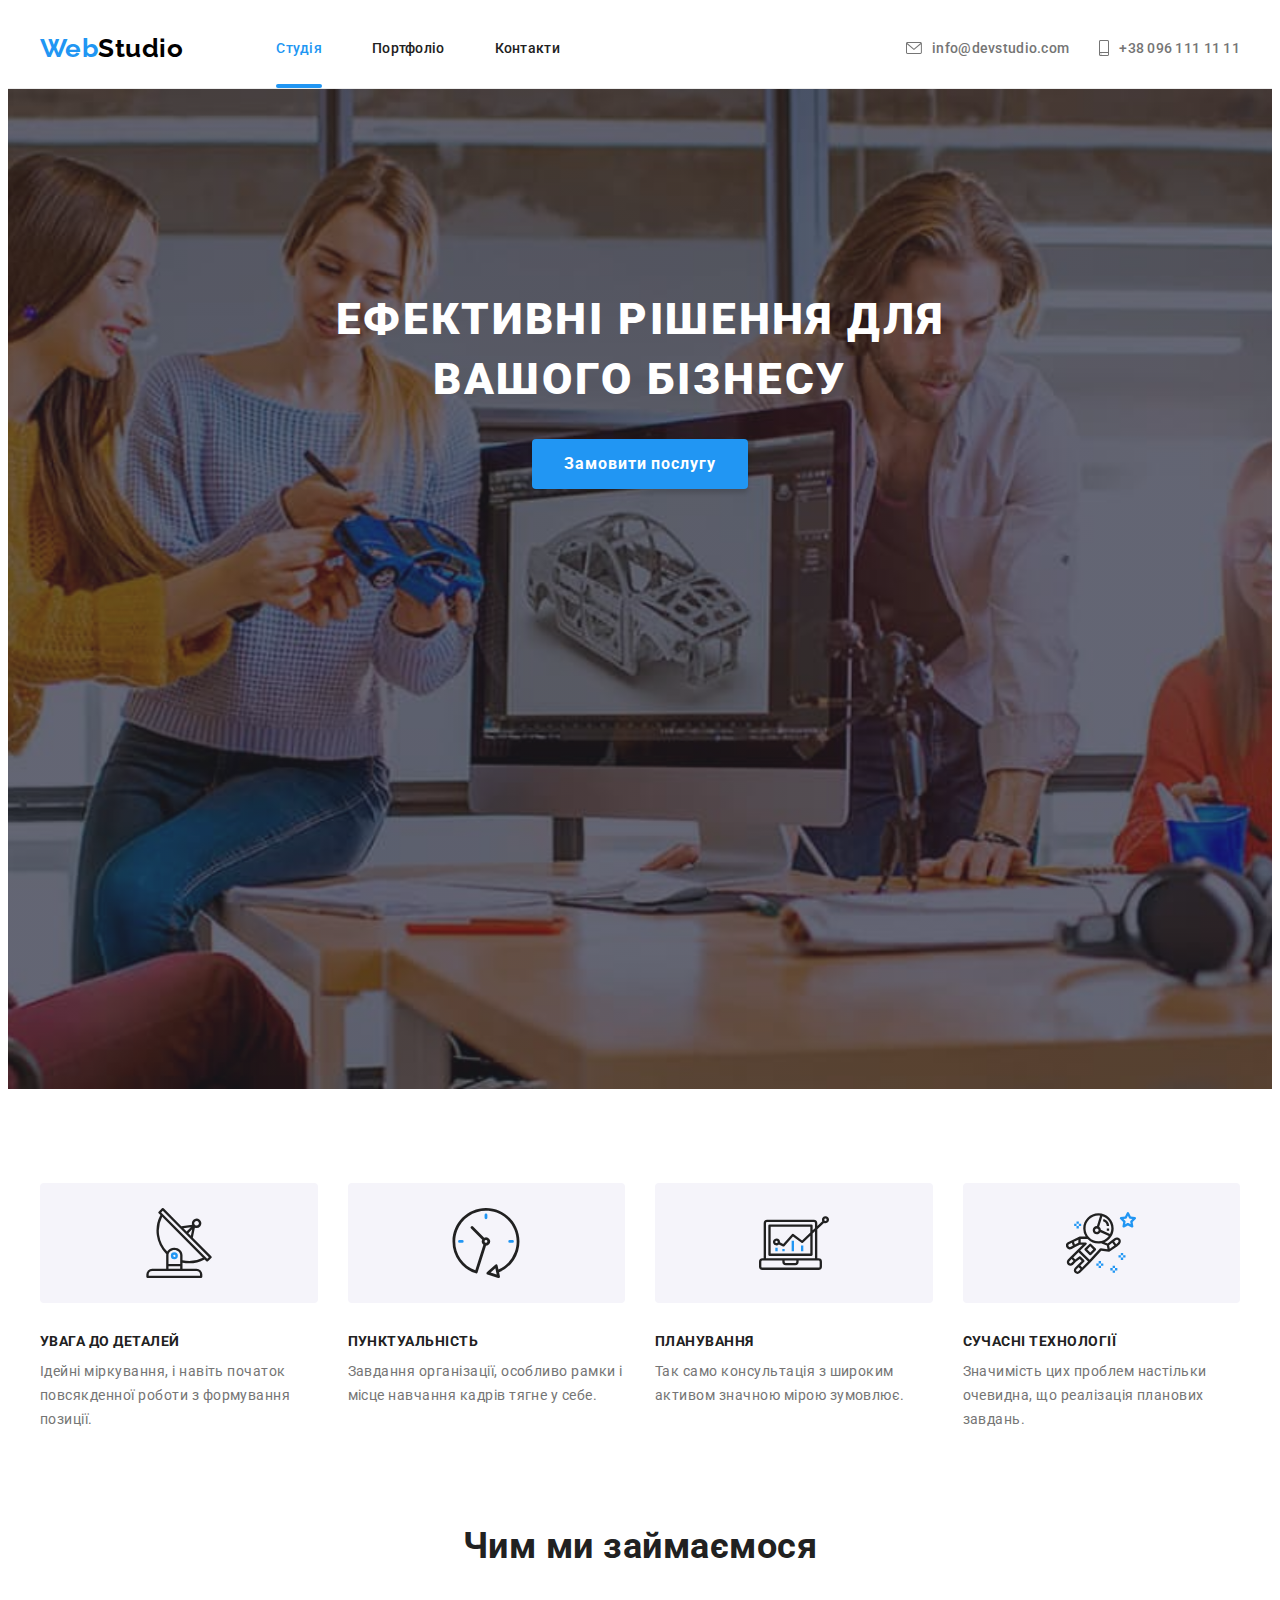
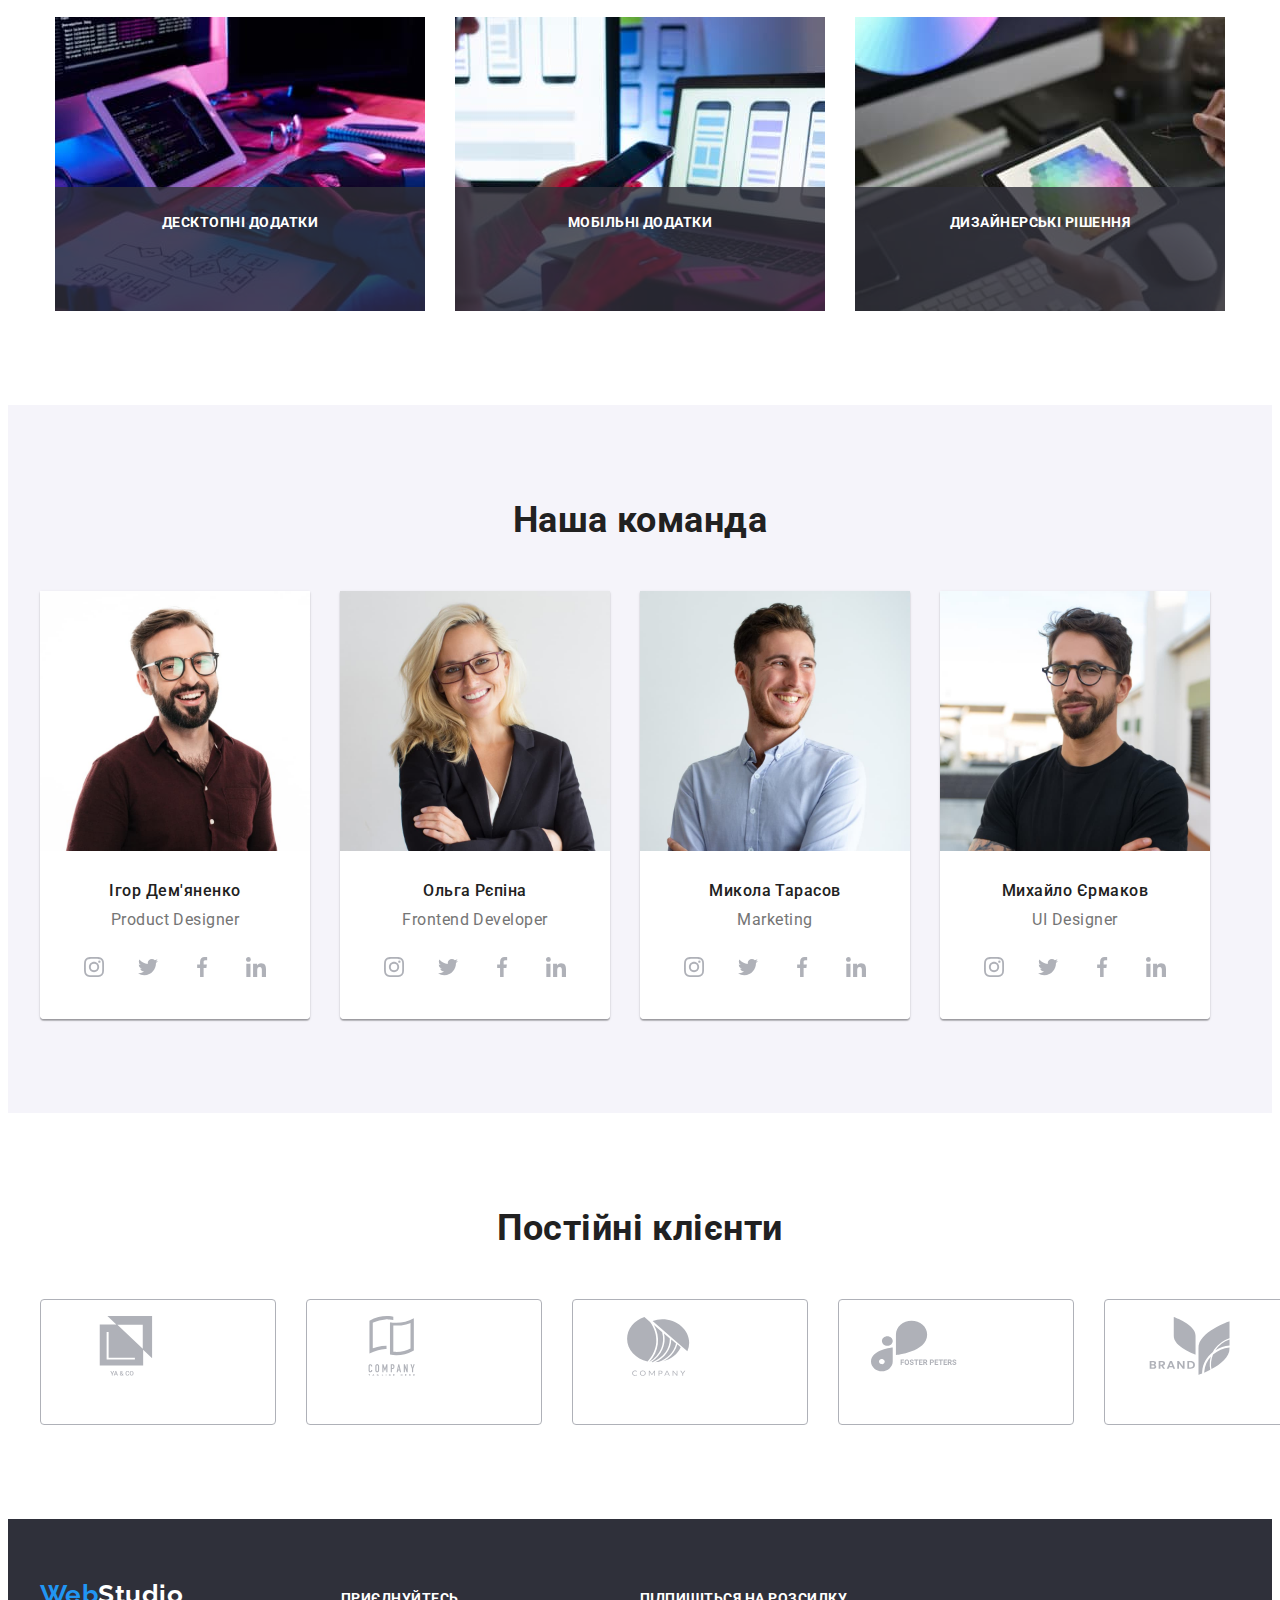
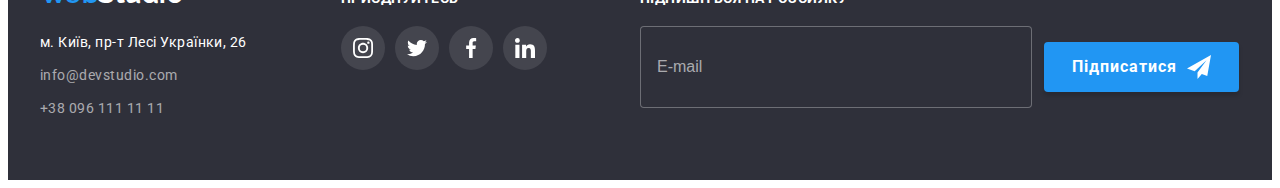
<file: index.html>
<!DOCTYPE html>
<html lang="uk">
  <head>
    <meta charset="UTF-8" />
    <meta http-equiv="X-UA-Compatible" content="IE=edge" />
    <meta name="viewport" content="width=device-width, initial-scale=1.0" />
    <meta name="description" content="Ефективні рішення для Вашого бізнесу" />
    <!-- Favicon start-->
    <link rel="apple-touch-icon" sizes="60x60" href="./images/icon/apple-touch-icon.png" />
    <link rel="icon" type="image/png" sizes="32x32" href="./images/icon/favicon-32x32.png" />
    <link rel="icon" type="image/png" sizes="16x16" href="./images/icon/favicon-16x16.png" />
    <link rel="manifest" href="./images/icon/site.webmanifest" />
    <link rel="mask-icon" href="./images/icon/safari-pinned-tab.svg" color="#5bbad5" />
    <meta name="msapplication-TileColor" content="#da532c" />
    <meta name="theme-color" content="#ffffff" />
    <!-- Favicon end -->
    <title>Студія</title>
    <link
      rel="stylesheet"
      href="https://cdnjs.cloudflare.com/ajax/libs/modern-normalize/1.1.0/modern-normalize.min.css"
      integrity="sha512-wpPYUAdjBVSE4KJnH1VR1HeZfpl1ub8YT/NKx4PuQ5NmX2tKuGu6U/JRp5y+Y8XG2tV+wKQpNHVUX03MfMFn9Q=="
      crossorigin="anonymous"
      referrerpolicy="no-referrer"
    />
    <link rel="stylesheet" href="./css/main.min.css" />
  </head>
  <body>
    <header class="header">
      <div class="container header__container">
        <nav class="nav header__nav">
          <a class="logo header__logo" href="./index.html">
            <span class="logo__text logo__text--accent">Web</span>Studio
          </a>
          <ul class="nav-list header__nav-list">
            <li class="nav-list__item">
              <a class="nav-list__link header__link--current" href="./index.html">Студія</a>
            </li>
            <li class="nav-list__item">
              <a class="nav-list__link header__link" href="./portfolio.html">Портфоліо</a>
            </li>
            <li class="nav-list__item">
              <a class="nav-list__link header__link" href="">Контакти</a>
            </li>
          </ul>
        </nav>

        <ul class="contact-list header__contact-list">
          <li class="contact-list__item">
            <a class="contact-list__link header__link" href="mailto:info@devstudio.com">
              <svg class="link__icon contact-list__icon" width="16" height="12">
                <use href="./images/icons.svg#icon-envelope"></use>
              </svg>
              info@devstudio.com
            </a>
          </li>
          <li class="contact-list__item">
            <a class="contact-list__link header__link" href="tel:+380961111111">
              <svg class="link__icon contact-list__icon" width="10" height="16">
                <use href="./images/icons.svg#icon-smartphone"></use>
              </svg>
              +38 096 111 11 11
            </a>
          </li>
        </ul>
      </div>
    </header>

    <main>
      <section class="hero">
        <div class="container hero__container">
          <h1 class="hero__title">
            Ефективні рішення для<br />
            Вашого бізнесу
          </h1>
          <button class="hero__button" type="button" data-modal-open>Замовити послугу</button>
        </div>
      </section>

      <section class="features">
        <div class="container features__container">
          <h2 class="features__title--visually-hidden">Особливості</h2>
          <ul class="list features__list">
            <li class="list__item features__item">
              <div class="features__box">
                <svg class="icon features__icon" width="70" height="70">
                  <use href="./images/icons.svg#icon-antenna"></use>
                </svg>
              </div>
              <h3 class="list__title features__title">УВАГА ДО ДЕТАЛЕЙ</h3>
              <p class="list__description features__description">
                Ідейні міркування, і навіть початок повсякденної роботи з формування позиції.
              </p>
            </li>
            <li class="list__item features__item">
              <div class="features__box">
                <svg class="icon features__icon" width="70" height="70">
                  <use href="./images/icons.svg#icon-clock"></use>
                </svg>
              </div>
              <h3 class="list__title features__title">ПУНКТУАЛЬНІСТЬ</h3>
              <p class="list__description features__description">
                Завдання організації, особливо рамки і місце навчання кадрів тягне у себе.
              </p>
            </li>
            <li class="list__item features__item">
              <div class="features__box">
                <svg class="icon features__icon" width="70" height="70">
                  <use href="./images/icons.svg#icon-diagram"></use>
                </svg>
              </div>
              <h3 class="list__title features__title">ПЛАНУВАННЯ</h3>
              <p class="list__description features__description">
                Так само консультація з широким активом значною мірою зумовлює.
              </p>
            </li>
            <li class="list__item features__item">
              <div class="features__box">
                <svg class="icon features__icon" width="70" height="70">
                  <use href="./images/icons.svg#icon-astronaut"></use>
                </svg>
              </div>
              <h3 class="list__title features__title">СУЧАСНІ ТЕХНОЛОГІЇ</h3>
              <p class="list__description features__description">
                Значимість цих проблем настільки очевидна, що реалізація планових завдань.
              </p>
            </li>
          </ul>
        </div>
      </section>

      <section class="business">
        <div class="container business__container">
          <h2 class="business__title">Чим ми займаємося</h2>
          <ul class="list business__list">
            <li class="list__item business__item">
              <div class="thumb business__thumb">
                <img
                  class="image business__image"
                  src="./images/index/business/box-1.jpg"
                  alt="Перший вид діяльності студії"
                  width="370"
                />
                <div class="overlay business__overlay">
                  <p class="overlay__description business__description">Десктопні додатки</p>
                </div>
              </div>
            </li>
            <li class="list__item business__item">
              <div class="thumb business__thumb">
                <img
                  class="image business__image"
                  src="./images/index/business/box-2.jpg"
                  alt="Другий вид діяльності студії"
                  width="370"
                />
                <div class="overlay business__overlay">
                  <p class="overlay__description business__description">Мобільні додатки</p>
                </div>
              </div>
            </li>
            <li class="list__item business__item">
              <div class="thumb business__thumb">
                <img
                  class="image business__image"
                  src="./images/index/business/box-3.jpg"
                  alt="Третій вид діяльності студії"
                  width="370"
                />
                <div class="overlay business__overlay">
                  <p class="overlay__description business__description">Дизайнерські рішення</p>
                </div>
              </div>
            </li>
          </ul>
        </div>
      </section>

      <section class="team">
        <div class="container team__container">
          <h2 class="team__title">Наша команда</h2>
          <ul class="list team__list">
            <li class="list__item team__item">
              <img
                class="image team__image"
                src="./images/index/team/team-card-1.jpg"
                alt="Фото Ігоря Дем'яненка"
                width="270"
              />
              <div class="team-mate team__team-mate">
                <h3 class="team-mate__title">Ігор Дем'яненко</h3>
                <p class="team-mate__description" lang="en">Product Designer</p>
                <ul class="list team-mate__list">
                  <li class="list__social team-mate__social">
                    <a
                      class="link team-mate__link"
                      href="https://www.instagram.com/"
                      target="_blank"
                      rel="noopener noreferrer nofollow"
                      aria-label="Instagram"
                    >
                      <svg class="icon team-mate__icon" width="20" height="20">
                        <use href="./images/icons.svg#icon-instagram"></use>
                      </svg>
                    </a>
                  </li>
                  <li class="list__social team-mate__social">
                    <a
                      class="link team-mate__link"
                      href="https://twitter.com/"
                      target="_blank"
                      rel="noopener noreferrer nofollow"
                      aria-label="Twitter"
                    >
                      <svg class="icon team-mate__icon" width="20" height="20">
                        <use href="./images/icons.svg#icon-twitter"></use>
                      </svg>
                    </a>
                  </li>
                  <li class="list__social team-mate__social">
                    <a
                      class="link team-mate__link"
                      href="https://www.facebook.com/"
                      target="_blank"
                      rel="noopener noreferrer nofollow"
                      aria-label="Facebook"
                    >
                      <svg class="icon team-mate__icon" width="20" height="20">
                        <use href="./images/icons.svg#icon-facebook"></use>
                      </svg>
                    </a>
                  </li>
                  <li class="list__social team-mate__social">
                    <a
                      class="link team-mate__link"
                      href="https://www.linkedin.com/"
                      target="_blank"
                      rel="noopener noreferrer nofollow"
                      aria-label="LinkedIn"
                    >
                      <svg class="icon team-mate__icon" width="20" height="20">
                        <use href="./images/icons.svg#icon-linkedin"></use>
                      </svg>
                    </a>
                  </li>
                </ul>
              </div>
            </li>
            <li class="list__item team__item">
              <img
                class="image team__image"
                src="./images/index/team/team-card-2.jpg"
                alt="Фото Ольги Рєпіної"
                width="270"
              />
              <div class="team-mate team__team-mate">
                <h3 class="team-mate__title">Ольга Рєпіна</h3>
                <p class="team-mate__description" lang="en">Frontend Developer</p>
                <ul class="list team-mate__list">
                  <li class="list__social team-mate__social">
                    <a
                      class="link team-mate__link"
                      href="https://www.instagram.com/"
                      target="_blank"
                      rel="noopener noreferrer nofollow"
                      aria-label="Instagram"
                    >
                      <svg class="icon team-mate__icon" width="20" height="20">
                        <use href="./images/icons.svg#icon-instagram"></use>
                      </svg>
                    </a>
                  </li>
                  <li class="list__social team-mate__social">
                    <a
                      class="link team-mate__link"
                      href="https://twitter.com/"
                      target="_blank"
                      rel="noopener noreferrer nofollow"
                      aria-label="Twitter"
                    >
                      <svg class="icon team-mate__icon" width="20" height="20">
                        <use href="./images/icons.svg#icon-twitter"></use>
                      </svg>
                    </a>
                  </li>
                  <li class="list__social team-mate__social">
                    <a
                      class="link team-mate__link"
                      href="https://www.facebook.com/"
                      target="_blank"
                      rel="noopener noreferrer nofollow"
                      aria-label="Facebook"
                    >
                      <svg class="icon team-mate__icon" width="20" height="20">
                        <use href="./images/icons.svg#icon-facebook"></use>
                      </svg>
                    </a>
                  </li>
                  <li class="list__social team-mate__social">
                    <a
                      class="link team-mate__link"
                      href="https://www.linkedin.com/"
                      target="_blank"
                      rel="noopener noreferrer nofollow"
                      aria-label="LinkedIn"
                    >
                      <svg class="icon team-mate__icon" width="20" height="20">
                        <use href="./images/icons.svg#icon-linkedin"></use>
                      </svg>
                    </a>
                  </li>
                </ul>
              </div>
            </li>
            <li class="list__item team__item">
              <img
                class="image team__image"
                src="./images/index/team/team-card-3.jpg"
                alt="Фото Миколи Тарасова"
                width="270"
              />
              <div class="team-mate team__team-mate">
                <h3 class="team-mate__title">Микола Тарасов</h3>
                <p class="team-mate__description" lang="en">Marketing</p>
                <ul class="list team-mate__list">
                  <li class="list__social team-mate__social">
                    <a
                      class="link team-mate__link"
                      href="https://www.instagram.com/"
                      target="_blank"
                      rel="noopener noreferrer nofollow"
                      aria-label="Instagram"
                    >
                      <svg class="icon team-mate__icon" width="20" height="20">
                        <use href="./images/icons.svg#icon-instagram"></use>
                      </svg>
                    </a>
                  </li>
                  <li class="list__social team-mate__social">
                    <a
                      class="link team-mate__link"
                      href="https://twitter.com/"
                      target="_blank"
                      rel="noopener noreferrer nofollow"
                      aria-label="Twitter"
                    >
                      <svg class="icon team-mate__icon" width="20" height="20">
                        <use href="./images/icons.svg#icon-twitter"></use>
                      </svg>
                    </a>
                  </li>
                  <li class="list__social team-mate__social">
                    <a
                      class="link team-mate__link"
                      href="https://www.facebook.com/"
                      target="_blank"
                      rel="noopener noreferrer nofollow"
                      aria-label="Facebook"
                    >
                      <svg class="icon team-mate__icon" width="20" height="20">
                        <use href="./images/icons.svg#icon-facebook"></use>
                      </svg>
                    </a>
                  </li>
                  <li class="list__social team-mate__social">
                    <a
                      class="link team-mate__link"
                      href="https://www.linkedin.com/"
                      target="_blank"
                      rel="noopener noreferrer nofollow"
                      aria-label="LinkedIn"
                    >
                      <svg class="icon team-mate__icon" width="20" height="20">
                        <use href="./images/icons.svg#icon-linkedin"></use>
                      </svg>
                    </a>
                  </li>
                </ul>
              </div>
            </li>
            <li class="list__item team__item">
              <img
                class="image team__image"
                src="./images/index/team/team-card-4.jpg"
                alt="Фото Михайла Єрмакова"
                width="270"
              />
              <div class="team-mate team__team-mate">
                <h3 class="team-mate__title">Михайло Єрмаков</h3>
                <p class="team-mate__description" lang="en">UI Designer</p>
                <ul class="list team-mate__list">
                  <li class="list__social team-mate__social">
                    <a
                      class="link team-mate__link"
                      href="https://www.instagram.com/"
                      target="_blank"
                      rel="noopener noreferrer nofollow"
                      aria-label="Instagram"
                    >
                      <svg class="icon team-mate__icon" width="20" height="20">
                        <use href="./images/icons.svg#icon-instagram"></use>
                      </svg>
                    </a>
                  </li>
                  <li class="list__social team-mate__social">
                    <a
                      class="link team-mate__link"
                      href="https://twitter.com/"
                      target="_blank"
                      rel="noopener noreferrer nofollow"
                      aria-label="Twitter"
                    >
                      <svg class="icon team-mate__icon" width="20" height="20">
                        <use href="./images/icons.svg#icon-twitter"></use>
                      </svg>
                    </a>
                  </li>
                  <li class="list__social team-mate__social">
                    <a
                      class="link team-mate__link"
                      href="https://www.facebook.com/"
                      target="_blank"
                      rel="noopener noreferrer nofollow"
                      aria-label="Facebook"
                    >
                      <svg class="icon team-mate__icon" width="20" height="20">
                        <use href="./images/icons.svg#icon-facebook"></use>
                      </svg>
                    </a>
                  </li>
                  <li class="list__social team-mate__social">
                    <a
                      class="link team-mate__link"
                      href="https://www.linkedin.com/"
                      target="_blank"
                      rel="noopener noreferrer nofollow"
                      aria-label="LinkedIn"
                    >
                      <svg class="icon team-mate__icon" width="20" height="20">
                        <use href="./images/icons.svg#icon-linkedin"></use>
                      </svg>
                    </a>
                  </li>
                </ul>
              </div>
            </li>
          </ul>
        </div>
      </section>

      <section class="clients">
        <div class="container clients__container">
          <h2 class="clients__title">Постійні клієнти</h2>
          <ul class="list clients__list">
            <li class="list__item clients__item">
              <a class="link clients__link" href="">
                <svg class="icon clients__icon" width="106" height="60">
                  <use href="./images/icons.svg#icon-client-1"></use>
                </svg>
              </a>
            </li>
            <li class="list__item clients__item">
              <a class="link clients__link" href="">
                <svg class="icon clients__icon" width="106" height="60">
                  <use href="./images/icons.svg#icon-client-2"></use>
                </svg>
              </a>
            </li>
            <li class="list__item clients__item">
              <a class="link clients__link" href="">
                <svg class="icon clients__icon" width="106" height="60">
                  <use href="./images/icons.svg#icon-client-3"></use>
                </svg>
              </a>
            </li>
            <li class="list__item clients__item">
              <a class="link clients__link" href="">
                <svg class="icon clients__icon" width="106" height="60">
                  <use href="./images/icons.svg#icon-client-4"></use>
                </svg>
              </a>
            </li>
            <li class="list__item clients__item">
              <a class="link clients__link" href="">
                <svg class="icon clients__icon" width="106" height="60">
                  <use href="./images/icons.svg#icon-client-5"></use>
                </svg>
              </a>
            </li>
            <li class="list__item clients__item">
              <a class="link clients__link" href="">
                <svg class="icon clients__icon" width="106" height="60">
                  <use href="./images/icons.svg#icon-client-6"></use>
                </svg>
              </a>
            </li>
          </ul>
        </div>
      </section>
    </main>

    <footer class="footer">
      <div class="container footer__container">
        <div class="footer__box">
          <a class="logo footer__logo" href="./index.html">
            <span class="logo__text">Web</span
            ><span class="logo__text logo__text--inverse">Studio</span>
          </a>

          <address class="address footer__address">
            <ul class="list footer__list">
              <li class="list__item footer__item">
                <a
                  class="link footer__link footer__link--mapping"
                  href="https://goo.gl/maps/SD5s5Gz4r2weCnc68"
                  target="_blank"
                  rel="noopener noreferrer nofollow"
                >
                  м. Київ, пр-т Лесі Українки, 26
                </a>
              </li>
              <li class="list__item footer__item">
                <a class="link footer__link" href="mailto:info@devstudio.com">info@devstudio.com</a>
              </li>
              <li class="list__item footer__item">
                <a class="link footer__link" href="tel:+380961111111">+38 096 111 11 11</a>
              </li>
            </ul>
          </address>
        </div>

        <div class="join footer__join">
          <p class="join__title">Приєднуйтесь</p>
          <ul class="list join__list">
            <li class="list__item join__item">
              <a
                class="link join__link"
                href="https://www.instagram.com/"
                target="_blank"
                rel="noopener noreferrer nofollow"
                aria-label="Instagram"
              >
                <svg class="icon join__icon" width="20" height="20">
                  <use href="./images/icons.svg#icon-instagram"></use>
                </svg>
              </a>
            </li>
            <li class="list__item join__item">
              <a
                class="link join__link"
                href="https://twitter.com/"
                target="_blank"
                rel="noopener noreferrer nofollow"
                aria-label="Twitter"
              >
                <svg class="icon join__icon" width="20" height="20">
                  <use href="./images/icons.svg#icon-twitter"></use>
                </svg>
              </a>
            </li>
            <li class="list__item join__item">
              <a
                class="link join__link"
                href="https://www.facebook.com/"
                target="_blank"
                rel="noopener noreferrer nofollow"
                aria-label="Facebook"
              >
                <svg class="icon join__icon" width="20" height="20">
                  <use href="./images/icons.svg#icon-facebook"></use>
                </svg>
              </a>
            </li>
            <li class="list__item join__item">
              <a
                class="link join__link"
                href="https://www.linkedin.com/"
                target="_blank"
                rel="noopener noreferrer nofollow"
                aria-label="LinkedIn"
              >
                <svg class="icon join__icon" width="20" height="20">
                  <use href="./images/icons.svg#icon-linkedin"></use>
                </svg>
              </a>
            </li>
          </ul>
        </div>

        <div class="subscribe">
          <p class="subscribe__title">Підпишіться на розсилку</p>
          <div class="box subscribe__box">
            <form class="form subscribe__form">
              <input
                class="input subscribe__input"
                type="email"
                name="email"
                placeholder="E-mail"
              />
            </form>
            <button class="button subscribe__button" type="submit">
              Підписатися
              <svg class="icon subscribe__icon" width="24" height="24">
                <use href="./images/icons.svg#icon-send"></use>
              </svg>
            </button>
          </div>
        </div>
      </div>
    </footer>

    <div class="backdrop is-hidden" data-modal>
      <div class="modal backdrop__modal">
        <button class="close modal__close" type="button" data-modal-close>
          <svg class="icon button__icon" width="18" height="18">
            <use href="./images/icons.svg#icon-close-black"></use>
          </svg>
        </button>

        <h2 class="modal__title">Залиште свої дані, ми вам передзвонимо</h2>

        <form class="form modal__form">
          <label class="label modal__label" for="username">Ім'я</label>
          <input class="input modal__input" type="text" name="username" id="username" />
          <svg class="icon modal__icon" width="18" height="18">
            <use href="./images/icons.svg#icon-person-black"></use>
          </svg>
        </form>

        <form class="form modal__form">
          <label class="label modal__label" for="phone">Телефон</label>
          <input class="input modal__input" type="tel" name="phone" id="phone" />
          <svg class="icon modal__icon" width="18" height="18">
            <use href="./images/icons.svg#icon-phone-black"></use>
          </svg>
        </form>

        <form class="form modal__form">
          <label class="label modal__label" for="mail">Пошта</label>
          <input class="input modal__input" type="email" name="email" id="mail" />
          <svg class="icon modal__icon" width="18" height="18">
            <use href="./images/icons.svg#icon-email-black"></use>
          </svg>
        </form>

        <form class="form modal__form">
          <label class="label modal__label" for="feedback">Коментар</label>
          <textarea
            class="feedback modal__feedback"
            name="feedback"
            id="feedback"
            cols="30"
            rows="10"
            placeholder="Введіть текст"
          ></textarea>
        </form>

        <label class="checkbox modal__checkbox">
          <input class="input checkbox__input--visually-hidden" type="checkbox" name="checkbox" />
          <span class="icon checkbox__icon">
            <svg width="16" height="15">
              <use href="./images/icons.svg#icon-checkbox"></use>
            </svg>
          </span>
          Погоджуюся з розсилкою та приймаю&#160;
          <span class="conditions checkbox__conditions">Умови договору</span>
        </label>

        <button class="button modal__button" type="submit">Відправити</button>
      </div>
    </div>

    <script src="./js/modal.js"></script>
  </body>
</html>
</file>
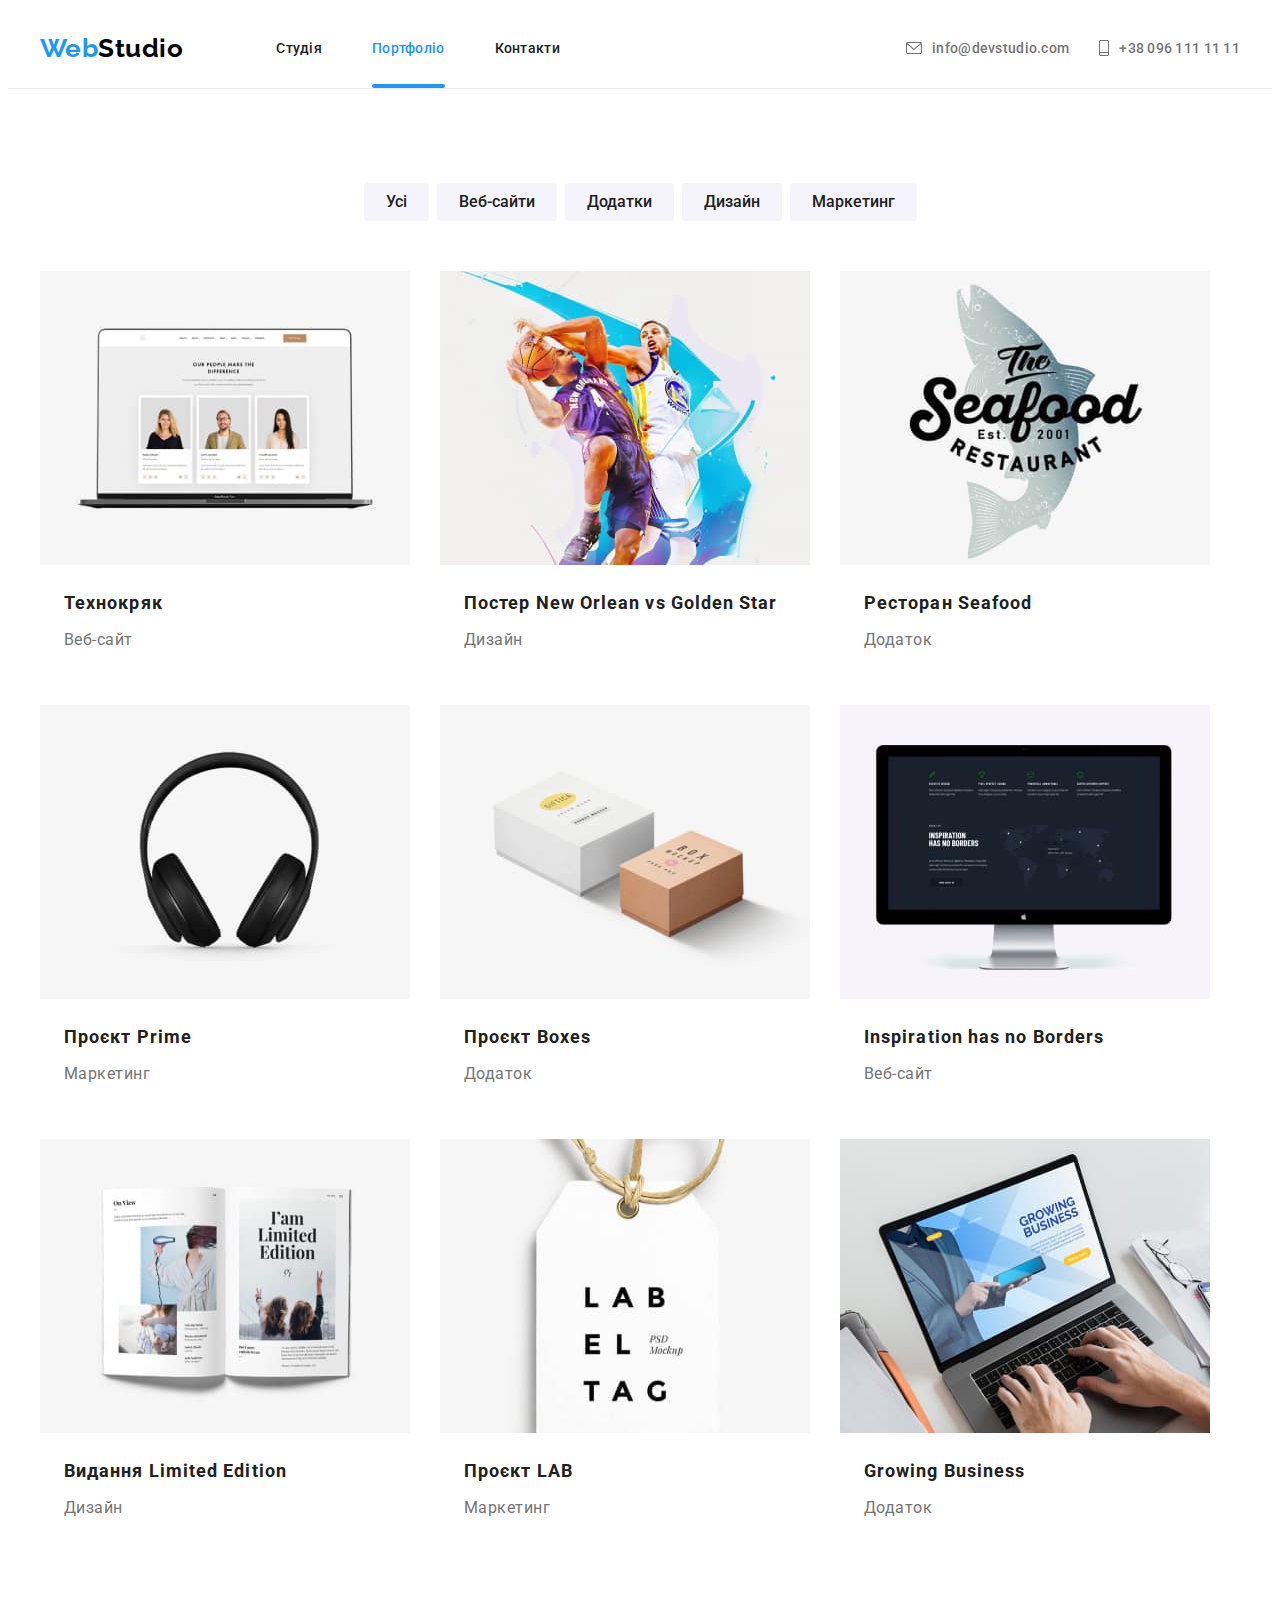
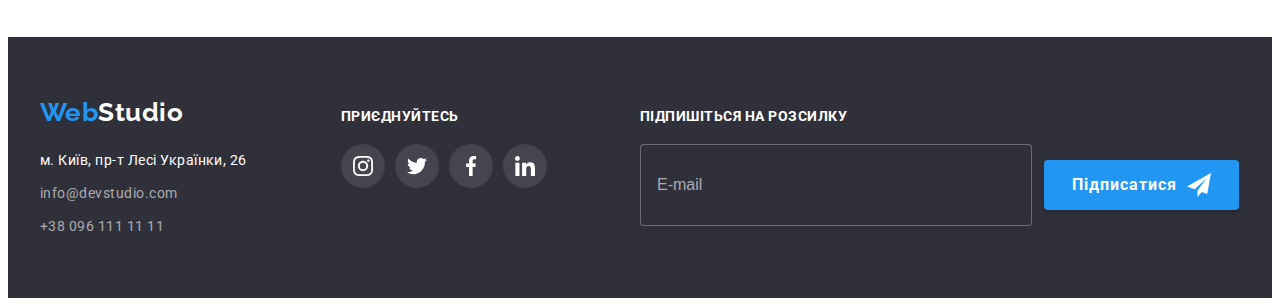
<file: portfolio.html>
<!DOCTYPE html>
<html lang="uk">
  <head>
    <meta charset="UTF-8" />
    <meta http-equiv="X-UA-Compatible" content="IE=edge" />
    <meta name="viewport" content="width=device-width, initial-scale=1.0" />
    <meta name="description" content="Портфоліо студії" />
    <!-- Favicon start-->
    <link rel="apple-touch-icon" sizes="60x60" href="./images/icon/apple-touch-icon.png" />
    <link rel="icon" type="image/png" sizes="32x32" href="./images/icon/favicon-32x32.png" />
    <link rel="icon" type="image/png" sizes="16x16" href="./images/icon/favicon-16x16.png" />
    <link rel="manifest" href="./images/icon/site.webmanifest" />
    <link rel="mask-icon" href="./images/icon/safari-pinned-tab.svg" color="#5bbad5" />
    <meta name="msapplication-TileColor" content="#da532c" />
    <meta name="theme-color" content="#ffffff" />
    <!-- Favicon end -->
    <title>Портфоліо</title>
    <link
      rel="stylesheet"
      href="https://cdnjs.cloudflare.com/ajax/libs/modern-normalize/1.1.0/modern-normalize.min.css"
      integrity="sha512-wpPYUAdjBVSE4KJnH1VR1HeZfpl1ub8YT/NKx4PuQ5NmX2tKuGu6U/JRp5y+Y8XG2tV+wKQpNHVUX03MfMFn9Q=="
      crossorigin="anonymous"
      referrerpolicy="no-referrer"
    />
    <link rel="stylesheet" href="./css/main.min.css" />
  </head>
  <body>
    <header class="header">
      <div class="container header__container">
        <nav class="nav header__nav">
          <a class="logo header__logo" href="./index.html">
            <span class="logo__text logo__text--accent">Web</span>Studio
          </a>
          <ul class="nav-list header__nav-list">
            <li class="nav-list__item">
              <a class="nav-list__link header__link" href="./index.html">Студія</a>
            </li>
            <li class="nav-list__item">
              <a class="nav-list__link header__link--current" href="./portfolio.html">Портфоліо</a>
            </li>
            <li class="nav-list__item">
              <a class="nav-list__link header__link" href="">Контакти</a>
            </li>
          </ul>
        </nav>

        <ul class="contact-list header__contact-list">
          <li class="contact-list__item">
            <a class="contact-list__link header__link" href="mailto:info@devstudio.com">
              <svg class="link__icon contact-list__icon" width="16" height="12">
                <use href="./images/icons.svg#icon-envelope"></use>
              </svg>
              info@devstudio.com
            </a>
          </li>
          <li class="contact-list__item">
            <a class="contact-list__link header__link" href="tel:+380961111111">
              <svg class="link__icon contact-list__icon" width="10" height="16">
                <use href="./images/icons.svg#icon-smartphone"></use>
              </svg>
              +38 096 111 11 11
            </a>
          </li>
        </ul>
      </div>
    </header>

    <main>
      <section class="portfolio">
        <div class="container portfolio__container">
          <h1 class="portfolio__title--visually-hidden">Портфоліо</h1>
          <ul class="list portfolio__list--centered">
            <li class="list__item portfolio__item">
              <button class="button portfolio__button" type="button">Усі</button>
            </li>
            <li class="list__item portfolio__item">
              <button class="button portfolio__button" type="button">Веб-сайти</button>
            </li>
            <li class="list__item portfolio__item">
              <button class="button portfolio__button" type="button">Додатки</button>
            </li>
            <li class="list__item portfolio__item">
              <button class="button portfolio__button" type="button">Дизайн</button>
            </li>
            <li class="list__item portfolio__item">
              <button class="button portfolio__button" type="button">Маркетинг</button>
            </li>
          </ul>

          <ul class="list portfolio__list--flexed">
            <li class="list__item portfolio__item">
              <a class="link portfolio__link" href="">
                <div class="overlay portfolio__overlay">
                  <img
                    class="image portfolio__image"
                    src="./images/portfolio/portfolio-1.jpg"
                    alt="Перше фото портфоліо"
                    width="370"
                  />
                  <p class="overlay__text">
                    Ресурс пропонує комплексні пропозиції з різним рівнем функціоналу та сервісів.
                    Все це дозволить відвідувачу отримати вичерпні відомості про компанію чи
                    приватну особу.
                  </p>
                </div>
                <div class="description portfolio__description">
                  <h2 class="description__title">Технокряк</h2>
                  <p class="description__view">Веб-сайт</p>
                </div>
              </a>
            </li>
            <li class="list__item portfolio__item">
              <a class="link portfolio__link" href="">
                <div class="overlay portfolio__overlay">
                  <img
                    class="image portfolio__image"
                    src="./images/portfolio/portfolio-2.jpg"
                    alt="Друге фото портфоліо"
                    width="370"
                  />
                  <p class="overlay__text">
                    Ресурс пропонує комплексні пропозиції з різним рівнем функціоналу та сервісів.
                    Все це дозволить відвідувачу отримати вичерпні відомості про компанію чи
                    приватну особу.
                  </p>
                </div>
                <div class="description portfolio__description">
                  <h2 class="description__title">
                    Постер <span lang="en">New Orlean vs Golden Star</span>
                  </h2>
                  <p class="description__view">Дизайн</p>
                </div>
              </a>
            </li>
            <li class="list__item portfolio__item">
              <a class="link portfolio__link" href="">
                <div class="overlay portfolio__overlay">
                  <img
                    class="image portfolio__image"
                    src="./images/portfolio/portfolio-3.jpg"
                    alt="Третє фото портфоліо"
                    width="370"
                  />
                  <p class="overlay__text">
                    Ресурс пропонує комплексні пропозиції з різним рівнем функціоналу та сервісів.
                    Все це дозволить відвідувачу отримати вичерпні відомості про компанію чи
                    приватну особу.
                  </p>
                </div>
                <div class="description portfolio__description">
                  <h2 class="description__title">Ресторан <span lang="en">Seafood</span></h2>
                  <p class="description__view">Додаток</p>
                </div>
              </a>
            </li>
            <li class="list__item portfolio__item">
              <a class="link portfolio__link" href="">
                <div class="overlay portfolio__overlay">
                  <img
                    class="image portfolio__image"
                    src="./images/portfolio/portfolio-4.jpg"
                    alt="Четверте фото портфоліо"
                    width="370"
                  />
                  <p class="overlay__text">
                    Ресурс пропонує комплексні пропозиції з різним рівнем функціоналу та сервісів.
                    Все це дозволить відвідувачу отримати вичерпні відомості про компанію чи
                    приватну особу.
                  </p>
                </div>
                <div class="description portfolio__description">
                  <h2 class="description__title">Проєкт <span lang="en">Prime</span></h2>
                  <p class="description__view">Маркетинг</p>
                </div>
              </a>
            </li>
            <li class="list__item portfolio__item">
              <a class="link portfolio__link" href="">
                <div class="overlay portfolio__overlay">
                  <img
                    class="image portfolio__image"
                    src="./images/portfolio/portfolio-5.jpg"
                    alt="П'яте фото портфоліо"
                    width="370"
                  />
                  <p class="overlay__text">
                    Ресурс пропонує комплексні пропозиції з різним рівнем функціоналу та сервісів.
                    Все це дозволить відвідувачу отримати вичерпні відомості про компанію чи
                    приватну особу.
                  </p>
                </div>
                <div class="description portfolio__description">
                  <h2 class="description__title">Проєкт <span lang="en">Boxes</span></h2>
                  <p class="description__view">Додаток</p>
                </div>
              </a>
            </li>
            <li class="list__item portfolio__item">
              <a class="link portfolio__link" href="">
                <div class="overlay portfolio__overlay">
                  <img
                    class="image portfolio__image"
                    src="./images/portfolio/portfolio-6.jpg"
                    alt="Шосте фото портфоліо"
                    width="370"
                  />
                  <p class="overlay__text">
                    Ресурс пропонує комплексні пропозиції з різним рівнем функціоналу та сервісів.
                    Все це дозволить відвідувачу отримати вичерпні відомості про компанію чи
                    приватну особу.
                  </p>
                </div>
                <div class="description portfolio__description">
                  <h2 class="description__title" lang="en">Inspiration has no Borders</h2>
                  <p class="description__view">Веб-сайт</p>
                </div>
              </a>
            </li>
            <li class="list__item portfolio__item">
              <a class="link portfolio__link" href="">
                <div class="overlay portfolio__overlay">
                  <img
                    class="image portfolio__image"
                    src="./images/portfolio/portfolio-7.jpg"
                    alt="Сьоме фото портфоліо"
                    width="370"
                  />
                  <p class="overlay__text">
                    Ресурс пропонує комплексні пропозиції з різним рівнем функціоналу та сервісів.
                    Все це дозволить відвідувачу отримати вичерпні відомості про компанію чи
                    приватну особу.
                  </p>
                </div>
                <div class="description portfolio__description">
                  <h2 class="description__title">Видання <span lang="en">Limited Edition</span></h2>
                  <p class="description__view">Дизайн</p>
                </div>
              </a>
            </li>
            <li class="list__item portfolio__item">
              <a class="link portfolio__link" href="">
                <div class="overlay portfolio__overlay">
                  <img
                    class="image portfolio__image"
                    src="./images/portfolio/portfolio-8.jpg"
                    alt="Восьме фото портфоліо"
                    width="370"
                  />
                  <p class="overlay__text">
                    Ресурс пропонує комплексні пропозиції з різним рівнем функціоналу та сервісів.
                    Все це дозволить відвідувачу отримати вичерпні відомості про компанію чи
                    приватну особу.
                  </p>
                </div>
                <div class="description portfolio__description">
                  <h2 class="description__title">Проєкт <span lang="en">LAB</span></h2>
                  <p class="description__view">Маркетинг</p>
                </div>
              </a>
            </li>
            <li class="list__item portfolio__item">
              <a class="link portfolio__link" href="">
                <div class="overlay portfolio__overlay">
                  <img
                    class="image portfolio__image"
                    src="./images/portfolio/portfolio-9.jpg"
                    alt="Дев'яте фото портфоліо"
                    width="370"
                  />
                  <p class="overlay__text">
                    Ресурс пропонує комплексні пропозиції з різним рівнем функціоналу та сервісів.
                    Все це дозволить відвідувачу отримати вичерпні відомості про компанію чи
                    приватну особу.
                  </p>
                </div>
                <div class="description portfolio__description">
                  <h2 class="description__title" lang="en">Growing Business</h2>
                  <p class="description__view">Додаток</p>
                </div>
              </a>
            </li>
          </ul>
        </div>
      </section>
    </main>

    <footer class="footer">
      <div class="container footer__container">
        <div class="footer__box">
          <a class="logo footer__logo" href="./index.html">
            <span class="logo__text">Web</span
            ><span class="logo__text logo__text--inverse">Studio</span>
          </a>

          <address class="address footer__address">
            <ul class="list footer__list">
              <li class="list__item footer__item">
                <a
                  class="link footer__link footer__link--mapping"
                  href="https://goo.gl/maps/SD5s5Gz4r2weCnc68"
                  target="_blank"
                  rel="noopener noreferrer nofollow"
                >
                  м. Київ, пр-т Лесі Українки, 26
                </a>
              </li>
              <li class="list__item footer__item">
                <a class="link footer__link" href="mailto:info@devstudio.com">info@devstudio.com</a>
              </li>
              <li class="list__item footer__item">
                <a class="link footer__link" href="tel:+380961111111">+38 096 111 11 11</a>
              </li>
            </ul>
          </address>
        </div>

        <div class="join footer__join">
          <p class="join__title">Приєднуйтесь</p>
          <ul class="list join__list">
            <li class="list__item join__item">
              <a
                class="link join__link"
                href="https://www.instagram.com/"
                target="_blank"
                rel="noopener noreferrer nofollow"
                aria-label="Instagram"
              >
                <svg class="icon join__icon" width="20" height="20">
                  <use href="./images/icons.svg#icon-instagram"></use>
                </svg>
              </a>
            </li>
            <li class="list__item join__item">
              <a
                class="link join__link"
                href="https://twitter.com/"
                target="_blank"
                rel="noopener noreferrer nofollow"
                aria-label="Twitter"
              >
                <svg class="icon join__icon" width="20" height="20">
                  <use href="./images/icons.svg#icon-twitter"></use>
                </svg>
              </a>
            </li>
            <li class="list__item join__item">
              <a
                class="link join__link"
                href="https://www.facebook.com/"
                target="_blank"
                rel="noopener noreferrer nofollow"
                aria-label="Facebook"
              >
                <svg class="icon join__icon" width="20" height="20">
                  <use href="./images/icons.svg#icon-facebook"></use>
                </svg>
              </a>
            </li>
            <li class="list__item join__item">
              <a
                class="link join__link"
                href="https://www.linkedin.com/"
                target="_blank"
                rel="noopener noreferrer nofollow"
                aria-label="LinkedIn"
              >
                <svg class="icon join__icon" width="20" height="20">
                  <use href="./images/icons.svg#icon-linkedin"></use>
                </svg>
              </a>
            </li>
          </ul>
        </div>

        <div class="subscribe">
          <p class="subscribe__title">Підпишіться на розсилку</p>
          <div class="box subscribe__box">
            <form class="form subscribe__form">
              <input
                class="input subscribe__input"
                type="email"
                name="email"
                placeholder="E-mail"
              />
            </form>
            <button class="button subscribe__button" type="submit">
              Підписатися
              <svg class="icon subscribe__icon" width="24" height="24">
                <use href="./images/icons.svg#icon-send"></use>
              </svg>
            </button>
          </div>
        </div>
      </div>
    </footer>
  </body>
</html>
</file>
<file: css/main.min.css>
@import"https://fonts.googleapis.com/css2?family=Raleway:wght@700&family=Roboto:wght@400;500;700;900&display=swap";.portfolio__list--flexed,.portfolio__list--centered,.join__list,.footer__list,.clients__list,.team-mate__list,.team__list,.business__list,.features__list,.contact-list,.nav-list{list-style:none;padding:0;margin:0}.portfolio__link,.join__link,.footer__link,.clients__link,.team-mate__link,.contact-list__link,.nav-list__link{text-decoration:none}.portfolio__image,.team__image,.business__image{display:block;max-width:100%;height:auto}body{background-color:#fff;color:#212121;font-family:Roboto,sans-serif;letter-spacing:.03em}.container{width:1200px;padding-left:15px;padding-right:15px;margin-left:auto;margin-right:auto}.header{border-bottom:1px solid #ececec}.header__container{display:flex}.header__nav{display:flex;align-items:center}.nav-list{display:flex;gap:50px}.nav-list__link{display:block;padding-top:32px;padding-bottom:32px;color:#212121;font-weight:500;font-size:14px;line-height:1.1428571429;letter-spacing:.02em;transition:color 250ms cubic-bezier(0.4, 0, 0.2, 1)}.nav-list__link:hover,.nav-list__link:focus{color:#2196f3}.header__link--current{position:relative;color:#2196f3}.header__link--current::after{position:absolute;bottom:0;left:0;content:"";width:100%;height:4px;background-color:#2196f3;border-radius:2px}.contact-list{display:flex;gap:30px;margin-left:auto}.contact-list__link{display:flex;align-items:center;justify-content:center;padding-top:32px;padding-bottom:32px;font-weight:500;font-size:14px;line-height:1.1428571429;letter-spacing:.02em;color:#757575;transition:color 250ms cubic-bezier(0.4, 0, 0.2, 1)}.contact-list__link:hover,.contact-list__link:focus{color:#2196f3}.contact-list__icon{margin-right:10px;fill:currentColor}.logo{display:block;color:#000;text-decoration:none;font-family:Raleway;font-weight:700;font-size:26px;line-height:1.1923076923}.logo__text{color:#2196f3}.header__logo{margin-right:93px;padding-top:24px;padding-bottom:24px}.footer__logo{margin-bottom:20px}.logo__text--inverse{color:#fff}.hero{padding-top:200px;padding-bottom:200px;max-width:1600px;height:600px;margin-left:auto;margin-right:auto;background-color:#2f303a;text-align:center;background-image:linear-gradient(to right, rgba(47, 48, 58, 0.4), rgba(47, 48, 58, 0.4)),url(../images/index/hero/hero-bg.jpg);background-repeat:no-repeat;background-size:cover;background-position:center}.hero__title{margin:0;margin-bottom:30px;color:#fff;font-weight:900;font-size:44px;line-height:1.3636363636;letter-spacing:.06em;text-transform:uppercase}.hero__button{display:inline-flex;padding:10px 32px;border-style:none;box-shadow:0px 4px 4px rgba(0,0,0,.15);border-radius:4px;background-color:#2196f3;color:#fff;font-family:inherit;font-weight:700;font-size:16px;line-height:1.875;letter-spacing:.06em;cursor:pointer;transition:background-color 250ms cubic-bezier(0.4, 0, 0.2, 1)}.hero__button:hover,.hero__button:focus{background-color:#188ce8}.features{padding-top:94px;padding-bottom:94px}.features__title--visually-hidden{position:absolute;width:1px;height:1px;margin:-1px;border:0;padding:0;white-space:nowrap;-webkit-clip-path:inset(100%);clip-path:inset(100%);clip:rect(0 0 0 0);overflow:hidden}.features__list{display:flex;gap:30px}.features__item{flex-basis:25%}.features__box{display:flex;align-items:center;justify-content:center;height:120px;margin-bottom:30px;background-color:#f5f4fa;border-radius:4px}.features__title{margin:0;margin-bottom:10px;font-weight:700;font-size:14px;line-height:1.1428571429;text-transform:uppercase}.features__description{margin:0;color:#757575;font-size:14px;line-height:1.7142857143}.business{padding-bottom:94px}.business__title{margin:0;margin-bottom:50px;font-weight:700;font-size:36px;line-height:1.1666666667;text-align:center}.business__list{display:flex;align-items:center;justify-content:center;gap:30px}.business__thumb{position:relative}.business__overlay{position:absolute;bottom:0;left:0;width:100%;min-height:70px;padding:27px 0;background-color:rgba(47,48,58,.8)}.overlay__description{margin:0;font-weight:700;font-size:14px;line-height:1.1428571429;text-align:center;text-transform:uppercase;color:#fff}.team{padding-top:94px;padding-bottom:94px;background-color:#f5f4fa}.team__title{margin:0;margin-bottom:50px;font-weight:700;font-size:36px;line-height:1.1666666667;text-align:center}.team__list{display:flex;gap:30px}.team__item{box-shadow:0px 1px 3px rgba(0,0,0,.12),0px 1px 1px rgba(0,0,0,.14),0px 2px 1px rgba(0,0,0,.2);border-radius:0px 0px 4px 4px;overflow:hidden}.team-mate{padding:30px 32px;background-color:#fff}.team-mate__title{margin:0;margin-bottom:10px;font-weight:500;font-size:16px;line-height:1.1875;text-align:center}.team-mate__description{margin:0;margin-bottom:16px;color:#757575;line-height:1.1875;text-align:center}.team-mate__list{display:flex;align-items:center;justify-content:center;gap:10px}.team-mate__link{display:flex;align-items:center;justify-content:center;width:44px;height:44px;border-radius:50%;color:#afb1b8;transition-property:color,background-color;transition-duration:250ms;transition-timing-function:cubic-bezier(0.4, 0, 0.2, 1)}.team-mate__link:hover,.team-mate__link:focus{background-color:#2196f3;color:#fff}.team-mate__icon{fill:currentColor}.clients{padding-top:94px;padding-bottom:94px}.clients__title{margin:0;margin-bottom:50px;font-weight:700;font-size:36px;line-height:1.1666666667;text-align:center;color:#212121}.clients__list{display:flex;gap:30px}.clients__link{display:flex;padding:16px 32px;width:170px;height:92px;color:#afb1b8;border:1px solid #afb1b8;border-radius:4px;transition-property:color,border-color;transition-duration:250ms;transition-timing-function:cubic-bezier(0.4, 0, 0.2, 1)}.clients__link:hover,.clients__link:focus{color:#2196f3;border-color:#2196f3}.clients__icon{fill:currentColor}.footer{padding-top:60px;padding-bottom:60px;background-color:#2f303a}.footer__container{display:flex;align-items:baseline}.footer__box{margin-right:70px;width:231px}.footer__list{display:flex;flex-direction:column;gap:9px}.footer__link{font-style:normal;font-size:14px;line-height:1.7142857143;color:rgba(255,255,255,.6);transition:color 250ms cubic-bezier(0.4, 0, 0.2, 1)}.footer__link--mapping{color:#fff}.footer__link:hover,.footer__link:focus{color:#2196f3}.footer__join{margin-right:93px}.join__title{margin:0;margin-bottom:20px;font-weight:700;font-size:14px;line-height:1.1428571429;text-transform:uppercase;color:#fff}.join__list{display:flex;gap:10px}.join__link{display:flex;align-items:center;justify-content:center;width:44px;height:44px;border-radius:50%;background:rgba(255,255,255,.1);color:#fff;transition-property:background-color;transition-duration:250ms;transition-timing-function:cubic-bezier(0.4, 0, 0.2, 1)}.join__link:hover,.join__link:focus{background-color:#2196f3}.join__icon{fill:currentColor}.subscribe__title{margin:0;margin-bottom:20px;font-weight:700;font-size:14px;line-height:1.1428571429;text-transform:uppercase;color:#fff}.subscribe__box{display:flex;align-items:center;justify-content:center;gap:12px}.subscribe__input{width:358px;height:50px;border:1px solid rgba(255,255,255,.3);background-color:#2f303a;border-radius:4px;padding:15px 16px}.subscribe__input::-moz-placeholder{font-size:16px;line-height:1.25;color:rgba(255,255,255,.6)}.subscribe__input:-ms-input-placeholder{font-size:16px;line-height:1.25;color:rgba(255,255,255,.6)}.subscribe__input::placeholder{font-size:16px;line-height:1.25;color:rgba(255,255,255,.6)}.subscribe__button{display:flex;align-items:center;justify-content:center;gap:10px;padding:10px 28px;font-family:inherit;font-weight:700;font-size:16px;line-height:1.875;letter-spacing:.06em;background-color:#2196f3;color:#fff;box-shadow:0px 4px 4px rgba(0,0,0,.15);border-radius:4px;border-style:none;cursor:pointer}.backdrop{position:fixed;top:0;left:0;width:100%;height:100%;padding:8px;background-color:rgba(0,0,0,.2);opacity:1;transition:opacity 250ms cubic-bezier(0.4, 0, 0.2, 1),visibility 250ms cubic-bezier(0.4, 0, 0.2, 1)}.backdrop.is-hidden{visibility:hidden;opacity:0;pointer-events:none}.backdrop__modal{position:absolute;top:50%;left:50%;transform:translate(-50%, -50%) scale(1);min-width:528px;min-height:581px;background-color:#fff;box-shadow:0px 1px 3px rgba(0,0,0,.12),0px 1px 1px rgba(0,0,0,.14),0px 2px 1px rgba(0,0,0,.2);border-radius:4px;padding:40px;transition:transform 250ms cubic-bezier(0.4, 0, 0.2, 1)}.backdrop.is-hidden .backdrop__modal{transform:translate(-50%, -50%) scale(0.5)}.modal__close{position:absolute;top:8px;right:8px;display:flex;align-items:center;justify-content:center;width:30px;height:30px;padding:6px;border:1px solid rgba(0,0,0,.1);border-radius:50%;background-color:#fff;cursor:pointer;transition:color 250ms cubic-bezier(0.4, 0, 0.2, 1)}.modal__close:hover,.modal__close:focus{color:#2196f3}.button__icon{fill:currentColor}.modal__title{margin:0;margin-bottom:12px;font-weight:700;font-size:20px;line-height:1.15;text-align:center;color:#212121}.modal__form{position:relative;display:flex;flex-direction:column;margin-bottom:10px}.modal__label{font-size:12px;line-height:1.1666666667;letter-spacing:.01em;color:#757575;margin-bottom:4px}.modal__input{height:40px;padding:12px 42px;border:1px solid rgba(33,33,33,.2);border-radius:4px;transition:border-color 250ms cubic-bezier(0.4, 0, 0.2, 1)}.modal__input:focus{border-color:#2196f3;outline:none}.modal__icon{position:absolute;bottom:11px;left:12px;fill:currentColor}.modal__form:focus-within .modal__icon{color:#2196f3}.modal__feedback{height:120px;resize:none;border:1px solid rgba(33,33,33,.2);border-radius:4px;padding:12px 16px}.modal__feedback::-moz-placeholder{font-size:12px;line-height:1.1666666667;letter-spacing:.01em;color:rgba(117,117,117,.5)}.modal__feedback:-ms-input-placeholder{font-size:12px;line-height:1.1666666667;letter-spacing:.01em;color:rgba(117,117,117,.5)}.modal__feedback::placeholder{font-size:12px;line-height:1.1666666667;letter-spacing:.01em;color:rgba(117,117,117,.5)}.checkbox{display:flex;align-items:center;justify-content:center;margin-top:20px;margin-bottom:30px;font-size:14px;line-height:1.7142857143;color:#757575}.checkbox__input--visually-hidden{position:absolute;width:1px;height:1px;margin:-1px;border:0;padding:0;white-space:nowrap;-webkit-clip-path:inset(100%);clip-path:inset(100%);clip:rect(0 0 0 0);overflow:hidden}.checkbox__input--visually-hidden:checked+.checkbox__icon{background-color:#2196f3;border-color:#2196f3}.checkbox__icon{display:flex;align-items:center;justify-content:center;margin-right:7px;width:16px;height:15px;border:1px solid #212121;border-radius:2px}.conditions{color:#2196f3;text-decoration:underline}.modal__button{display:block;margin-left:auto;margin-right:auto;padding:10px 52px;font-family:inherit;font-weight:700;font-size:16px;line-height:1.875;letter-spacing:.06em;background-color:#2196f3;color:#fff;box-shadow:0px 4px 4px rgba(0,0,0,.15);border-radius:4px;border-style:none;cursor:pointer}.portfolio{padding-top:94px;padding-bottom:94px}.portfolio__title--visually-hidden{position:absolute;width:1px;height:1px;margin:-1px;border:0;padding:0;white-space:nowrap;-webkit-clip-path:inset(100%);clip-path:inset(100%);clip:rect(0 0 0 0);overflow:hidden}.portfolio__list--centered{display:flex;align-items:center;justify-content:center;gap:8px;margin-bottom:50px}.portfolio__button{display:block;padding:6px 22px;font-family:inherit;font-weight:500;font-size:16px;line-height:1.625;background-color:#f5f4fa;color:#212121;border-style:none;border-radius:4px;cursor:pointer;transition-property:color,background-color,box-shadow;transition-duration:250ms;transition-timing-function:cubic-bezier(0.4, 0, 0.2, 1)}.portfolio__button:hover,.portfolio__button:focus{box-shadow:0px 3px 1px rgba(0,0,0,.1),0px 1px 2px rgba(0,0,0,.08),0px 2px 2px rgba(0,0,0,.12);background-color:#2196f3;color:#fff}.portfolio__list--flexed{display:flex;flex-wrap:wrap;gap:30px}.portfolio__link{display:block;color:inherit;transition-property:box-shadow;transition-duration:250ms;transition-timing-function:cubic-bezier(0.4, 0, 0.2, 1)}.portfolio__link:hover,.portfolio__link:focus{box-shadow:0px 1px 1px rgba(0,0,0,.12),0px 4px 4px rgba(0,0,0,.06),1px 4px 6px rgba(0,0,0,.16)}.portfolio__link:hover .overlay__text,.portfolio__link:focus .overlay__text{transform:translateY(-100%)}.portfolio__overlay{position:relative;overflow:hidden}.overlay__text{position:absolute;top:100%;left:0;width:100%;height:100%;font-size:18px;line-height:1.5555555556;padding:63px 24px;margin:0;color:#fff;background-color:rgba(33,150,243,.9);transition:transform 250ms cubic-bezier(0.4, 0, 0.2, 1)}.portfolio__description{padding:20px 24px;border-left:1px solid var(--table-border-color);border-right:1px solid var(--table-border-color);border-bottom:1px solid var(--table-border-color)}.description__title{margin:0;margin-bottom:4px;font-weight:700;font-size:18px;line-height:2;letter-spacing:.06em}.description__view{margin:0;color:#757575;line-height:1.88}/*# sourceMappingURL=main.min.css.map */
</file>
